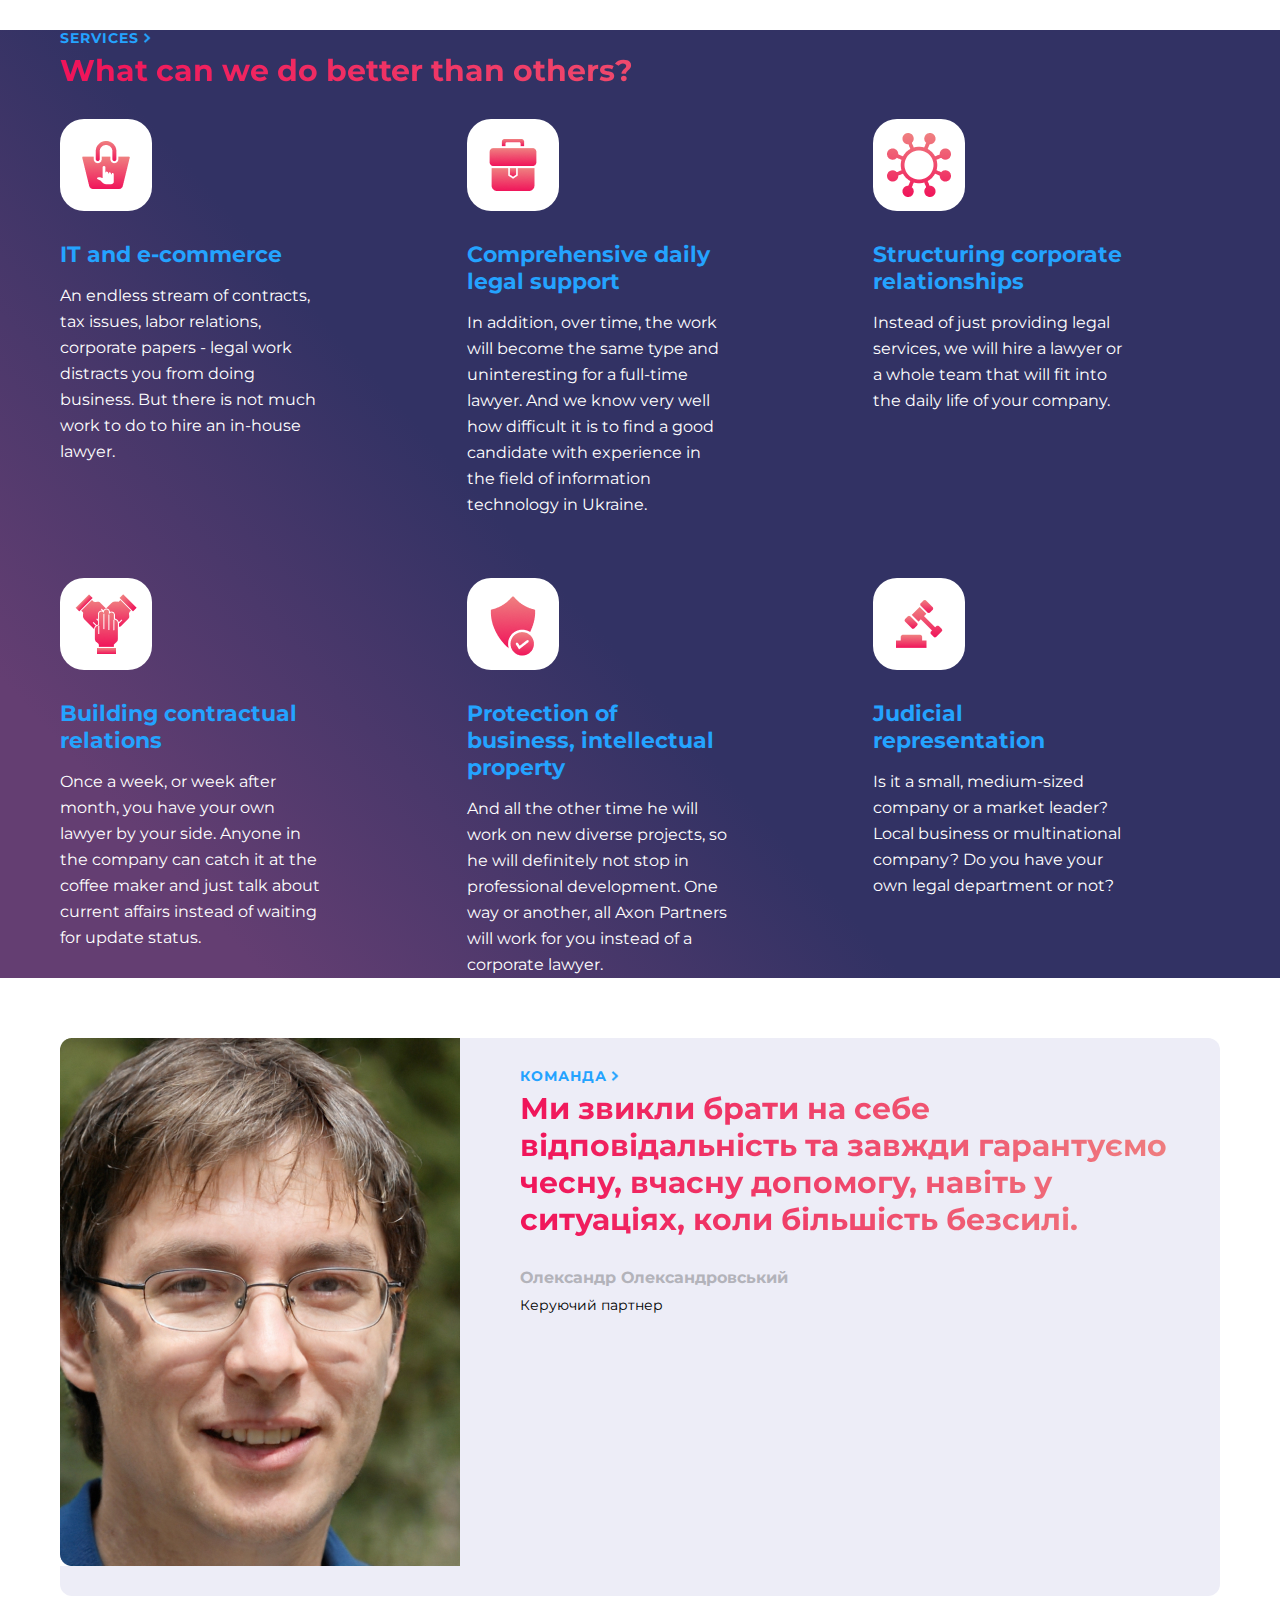
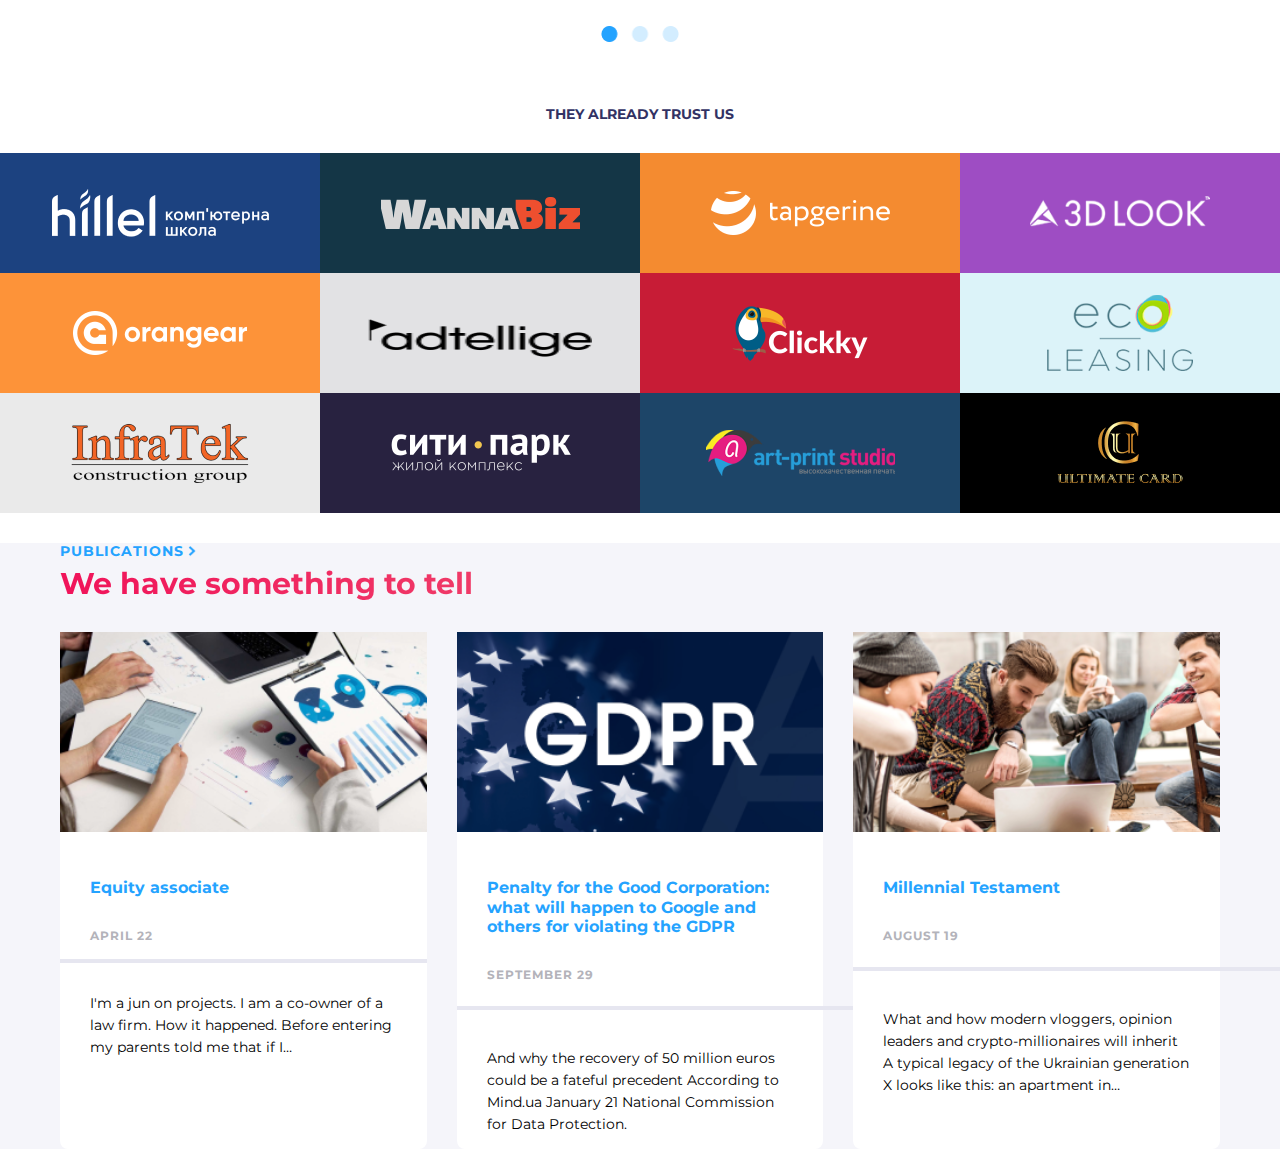
<file: index.html>
<!DOCTYPE html>
<html lang="en">
    <head>
        <meta charset="UTF-8"> 
        <meta name="keywords" content="desigh, layout">
        <meta name="description" content="desktop">
        <meta name="viewport" content="width=device-width, initial-scale=1.0">
        <title>
            desktop
        </title>
        <link href="https://fonts.googleapis.com/css2?family=Montserrat:ital,wght@0,100..900;1,100..900&display=swap" rel="stylesheet">
        <link rel="stylesheet" href="./css/style.css"> 
    </head>
    <body>
        <section class="services">
            <div class="wrapper">
                <div class="section-title">
                    <a class="section-name">Services</a>
                    <a class="arrow">
                        <img src="./images/arrow.png" alt="arrow" width="12" height="12">
                    </a>   
                </div>
                <div class="hero">
                    What can we do better than others?
                </div>
                <div class="services-list">
                    <div class="services-item">
                        <div class="img-background">
                            <img class="img" src="./images/ecommerce.png" alt="commerce" width="64" height="64">
                        </div>
                        <h3 class="service-title">IT and e-commerce</h3>
                        <p class="service-description">An endless stream of contracts, tax issues, labor relations, corporate papers - legal work distracts you from doing business. But there is not much work to do to hire an in-house lawyer.</p>
                    </div>
                    <div class="services-item">
                        <div class="img-background">
                            <img class="img" src="./images/support.png" alt="support" width="64" height="64">
                        </div>
                        <h3 class="service-title">Comprehensive daily legal support</h3>
                        <p class="service-description">In addition, over time, the work will become the same type and uninteresting for a full-time lawyer. And we know very well how difficult it is to find a good candidate with experience in the field of information technology in Ukraine.</p>
                    </div>
                    <div class="services-item">
                        <div class="img-background">
                            <img class="img" src="./images/group.png" alt="corporate" width="64" height="64">
                        </div>
                        <h3 class="service-title">Structuring corporate relationships</h3>
                        <p class="service-description">Instead of just providing legal services, we will hire a lawyer or a whole team that will fit into the daily life of your company.</p>
                    </div>
                    <div class="services-item">
                        <div class="img-background">
                            <img class="img" src="./images/trust.png" alt="trust" width="64" height="64">
                        </div>
                        <h3 class="service-title">Building contractual relations</h3>
                        <p class="service-description">Once a week, or week after month, you have your own lawyer by your side. Anyone in the company can catch it at the coffee maker and just talk about current affairs instead of waiting for update status.</p>
                    </div>
                    <div class="services-item">
                        <div class="img-background">
                            <img class="img" src="./images/protection.png" alt="protection" width="64" height="64">
                        </div>
                        <h3 class="service-title">Protection of business, intellectual property</h3>
                        <p class="service-description">And all the other time he will work on new diverse projects, so he will definitely not stop in professional development. One way or another, all Axon Partners will work for you instead of a corporate lawyer.</p>
                    </div>
                    <div class="services-item">
                        <div class="img-background">
                            <img class="img" src="./images/court.png" alt="court" width="64" height="64">
                        </div>
                        <h3 class="service-title">Judicial representation</h3>
                        <p class="service-description">Is it a small, medium-sized company or a market leader? Local business or multinational company? Do you have your own legal department or not?</p>
                    </div>
                </div>
            </div>       
        </section>  
        <div class="wrapper">
            <section class="slider">
                <div class="slider-box">
                    <div class="slider-photo">
                        <picture>
                            <source srcset="./images/alex-desktop-hd.jpg" media="(min-width: 1920px)"> 
                            <source srcset="./images/alex-desktop-sd.jpg" media="(min-width: 1440px)">
                            <source srcset="./images/alex-tablet-hd.jpg" media="(min-width: 1024px)">
                            <source srcset="./images/alex-tabletsd.jpg" media="(min-width: 768px)">
                            <img src="./images/alex-mobile.jpg" alt="alex">
                        </picture>
                    </div>
                    <div class="slider-info">
                        <div class="slider-title">
                            <div class="slider-name">команда</div>
                            <div class="arrow">
                                <img src="./images/arrow.png" alt="arrow" width="12" height="12">
                            </div>   
                        </div>
                        <div class="hero">
                            Ми звикли брати на себе відповідальність та завжди гарантуємо чесну, вчасну допомогу, навіть у ситуаціях, коли більшість безсилі.
                        </div>
                        <div class="name">
                            Олександр Олександровський
                        </div>
                        <div class="job">
                            Керуючий партнер
                        </div>
                    </div>
                </div>
            <div class="paginator">
                <img src="./images/paginator.png" alt="paginator" width="78" height="16">
            </div>
            </section> 
        </div>  
        <section class="trust-companies">
            <div class="wrapper">
                <h3 class="trust">
                    They already trust us
                </h3>
            </div>
            <div class="wrapper-items">
                <div class="items">
                    <a href="/" class="item hillel">
                        <img src="./images/hillel.png" alt="hillel" width="217" height="48">
                    </a>
                    <a href="/" class="item wannabiz">
                        <img src="./images/wanna.png" alt="wannabiz" width="199" height="32">
                    </a>
                    <a href="/" class="item tapgerine">
                        <img src="./images/tapgerine.png" alt="tapgerine" width="179" height="44">
                    </a>
                    <a href="/" class="item dlook">
                        <img src="./images/3dlook.png" alt="3dlook" width="180" height="42">
                    </a>
                    <a href="/" class="item orangear">
                        <img src="./images/orangear.png" alt="orangear" width="174" height="44">
                    </a>
                    <a href="/" class="item adtellige">
                        <img src="./images/adt.png" alt="adtellige" width="223.36" height="48">
                    </a>
                    <a href="/" class="item clickky">
                        <img src="./images/cklickky.png" alt="clickky" width="138" height="61">
                    </a>
                    <a href="/" class="item eco">
                        <img src="./images/ecolease.png" alt="ecolease" width="146" height="76">
                    </a>
                    <a href="/" class="item infra">
                        <img src="./images/infra.png" alt="infra" width="182" height="60">
                    </a>
                    <a href="/" class="item city">
                        <img src="./images/citypark.png" alt="citypark" width="181" height="38">
                    </a>
                    <a href="/" class="item art">
                        <img src="./images/art.png" alt="art" width="189" height="46">
                    </a>
                    <a href="/" class="item ultimate">
                        <img src="./images/ultimate.png" alt="ultimate" width="152" height="95">
                    </a>
                </div>  
            </div>
        </section>
        <section class="publications">
            <div class="wrapper">
                <div class="section-title">
                    <div class="section-name">publications</div>
                    <div class="arrow">
                        <img src="./images/arrow.png" alt="arrow" width="12" height="12">
                    </div>   
                </div>
                <div class="hero">
                    We have something to tell
                </div>
                <div class="publications-list">
                    <div class="publication-item">
                        <img class="publication-img" src="./images/associate.png" alt="associate">
                        <h3 class="publication-title publication-text">Equity associate</h3>
                        <time class="publication-date publication-text">
                            April 22 
                        </time>
                        <div class="publication-hr publication-text">
                        </div>
                        <p class="publication-text publication-description">I'm a jun on projects. I am a co-owner of a law firm. How it happened. Before entering my parents told me that if I…</p>
                    </div>
                    <div class="publication-item">
                        <img class="publication-img" src="./images/gdpr.png" alt="gdpr">
                        <h3 class="publication-title publication-text">Penalty for the Good Corporation: what will happen to Google and others for violating the GDPR</h3>
                        <time class="publication-date publication-text">
                            September 29
                        </time>
                        <hr class="publication-hr publication-text">
                        <p class="publication-text publication-description">And why the recovery of 50 million euros could be a fateful precedent According to Mind.ua January 21 National Commission for Data Protection.</p>
                    </div>
                    <div class="publication-item">
                        <img class="publication-img" src="./images/testament.png" alt="testament">
                        <h3 class="publication-title publication-text">Millennial Testament</h3>
                        <time class="publication-date publication-text">
                            August 19
                        </time>
                        <hr class="publication-hr publication-text">
                        <p class="publication-text publication-description">What and how modern vloggers, opinion leaders and crypto-millionaires will inherit A typical legacy of the Ukrainian generation X looks like this: an apartment in…</p>
                    </div>
                </div>
            </div>       
        </section> 
    </body>
</html>
</file>
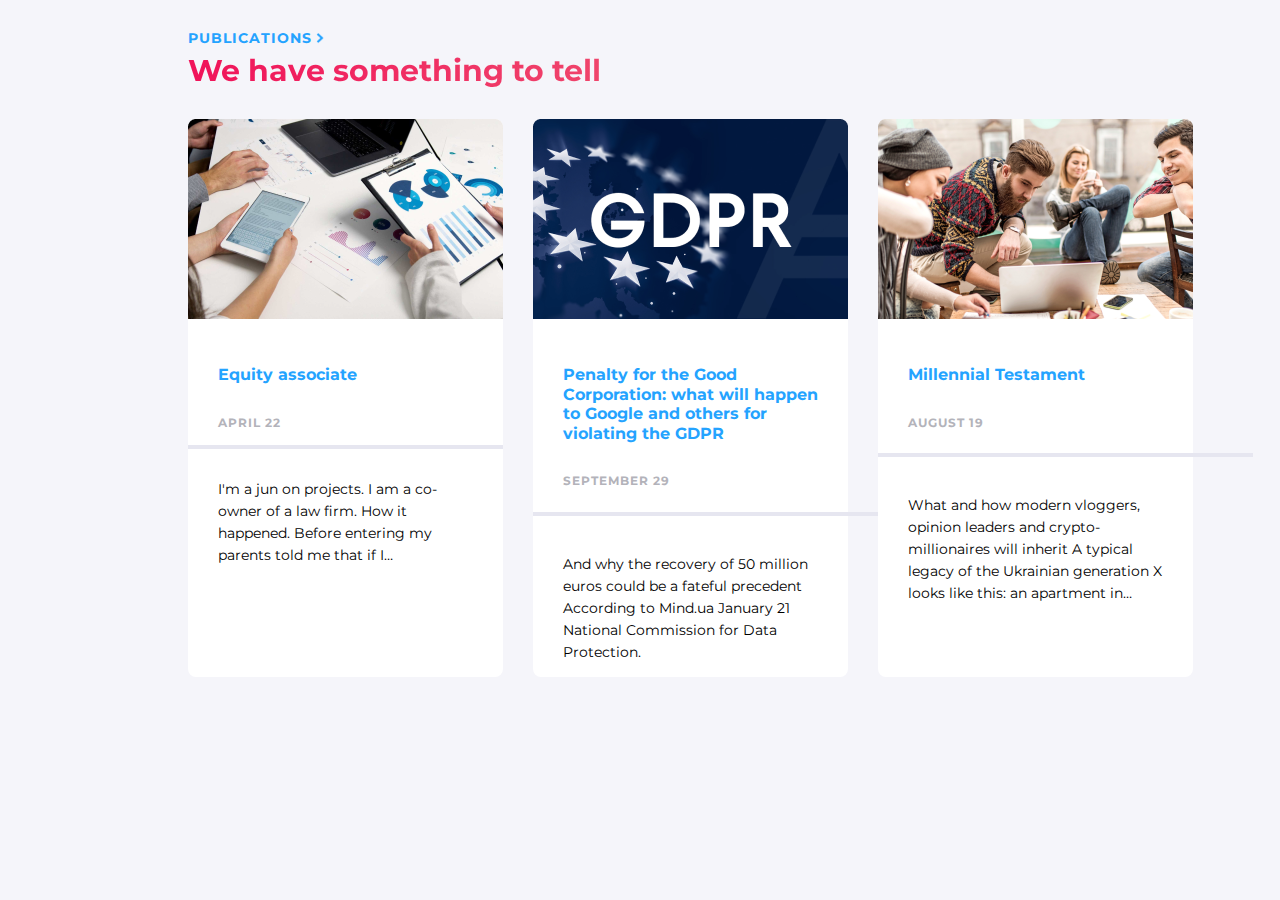
<file: PUBLICATIONS/index.html>
<!DOCTYPE html>
<html lang="en">
    <head>
        <meta charset="UTF-8"> 
        <meta name="keywords" content="desigh, layout">
        <meta name="description" content="desktop">
        <meta name="viewport" content="width=device-width, initial-scale=1.0">
        <title>
            desktop
        </title>
        <link rel="stylesheet" href="./normalize.css"> 
        <link rel="stylesheet" href="./style.css"> 
        <link href="https://fonts.googleapis.com/css2?family=Montserrat:ital,wght@0,100..900;1,100..900&display=swap" rel="stylesheet">
    </head>
    <body>
        <section class="publications">
            <div class="wrapper">
                <div class="section-title">
                    <div class="section-name">publications</div>
                    <div class="arrow">
                        <img src="./images/arrow.png" alt="arrow" width="12" height="12">
                    </div>   
                </div>
                <div class="hero">
                    We have something to tell
                </div>
                <div class="publications-list">
                    <div class="publication-item">
                        <img class="publication-img" src="./images/associate.png" alt="associate">
                        <h3 class="publication-title publication-text">Equity associate</h3>
                        <time class="publication-date publication-text">
                            April 22 
                        </time>
                        <div class="publication-hr publication-text">
                        </div>
                        <p class="publication-text publication-description">I'm a jun on projects. I am a co-owner of a law firm. How it happened. Before entering my parents told me that if I…</p>
                    </div>
                    <div class="publication-item">
                        <img class="publication-img" src="./images/gdpr.png" alt="gdpr">
                        <h3 class="publication-title publication-text">Penalty for the Good Corporation: what will happen to Google and others for violating the GDPR</h3>
                        <time class="publication-date publication-text">
                            September 29
                        </time>
                        <hr class="publication-hr publication-text">
                        <p class="publication-text publication-description">And why the recovery of 50 million euros could be a fateful precedent According to Mind.ua January 21 National Commission for Data Protection.</p>
                    </div>
                    <div class="publication-item">
                        <img class="publication-img" src="./images/testament.png" alt="testament">
                        <h3 class="publication-title publication-text">Millennial Testament</h3>
                        <time class="publication-date publication-text">
                            August 19
                        </time>
                        <hr class="publication-hr publication-text">
                        <p class="publication-text publication-description">What and how modern vloggers, opinion leaders and crypto-millionaires will inherit A typical legacy of the Ukrainian generation X looks like this: an apartment in…</p>
                    </div>
                </div>
            </div>       
        </section>  
    </body>
</html>
</file>
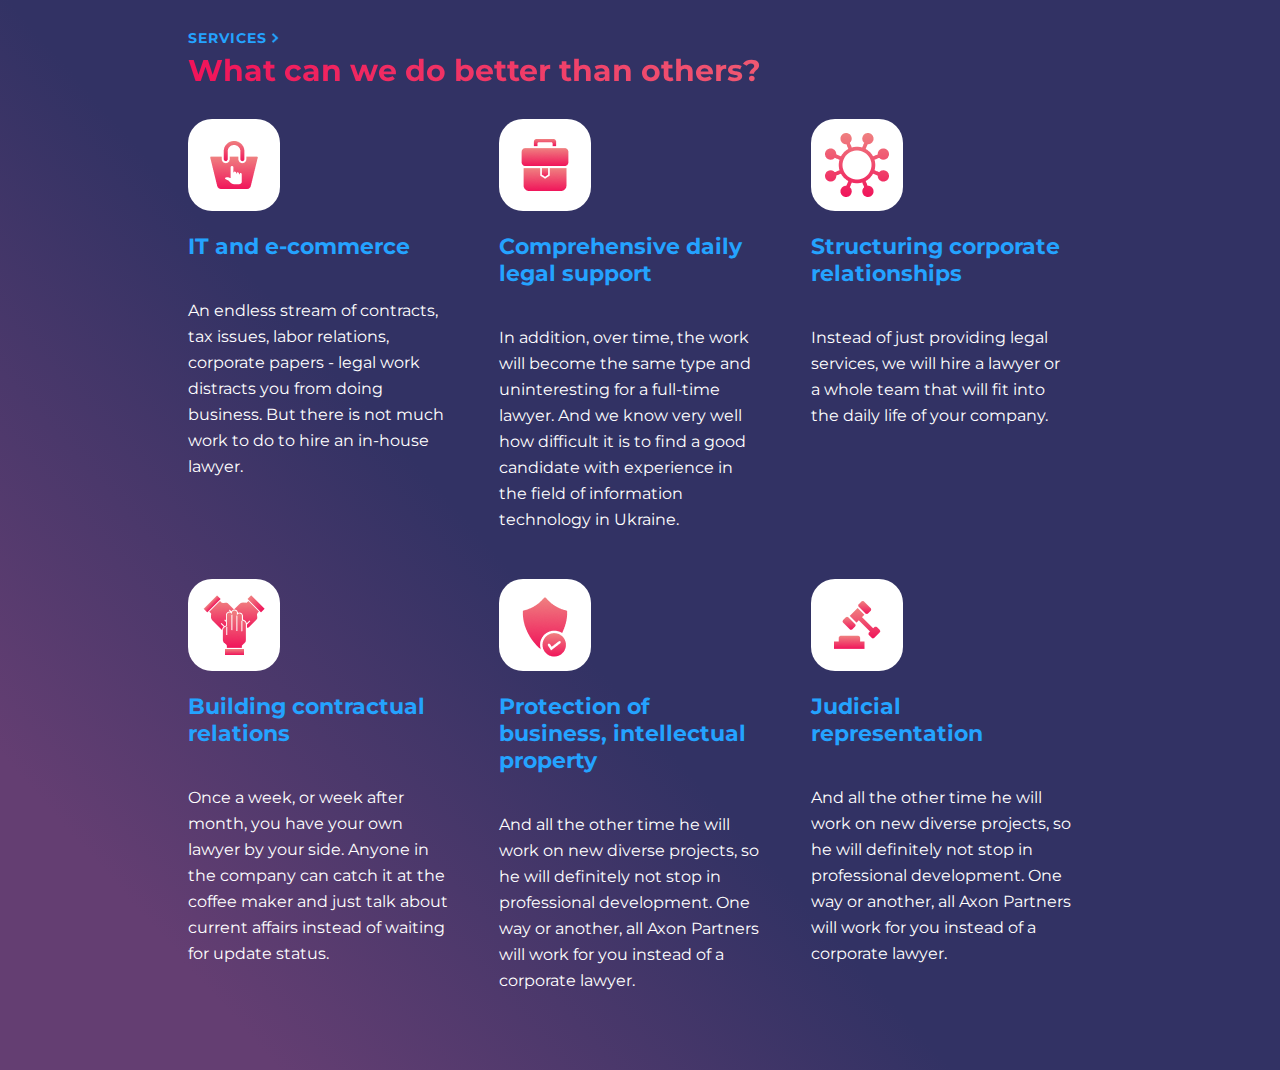
<file: SERVICES/index.html>
<!DOCTYPE html>
<html lang="en">
    <head>
        <meta charset="UTF-8"> 
        <meta name="keywords" content="desigh, layout">
        <meta name="description" content="desktop">
        <meta name="viewport" content="width=device-width, initial-scale=1.0">
        <title>
            desktop
        </title>
        <link rel="stylesheet" href="./normalize.css"> 
        <link rel="stylesheet" href="./style.css"> 
        <link href="https://fonts.googleapis.com/css2?family=Montserrat:ital,wght@0,100..900;1,100..900&display=swap" rel="stylesheet">
    </head>
    <body>
        <section class="services">
            <div class="wrapper">
                <div class="section-title">
                    <div class="section-name">Services</div>
                    <div class="arrow">
                        <img src="./images/arrow.png" alt="arrow" width="12" height="12">
                    </div>   
                </div>
                <div class="hero">
                    What can we do better than others?
                </div>
                <div class="services-list">
                    <div class="services-item">
                        <div class="img-background">
                            <img class="img" src="./images/ecommerce.png" alt="commerce" width="64" height="64">
                        </div>
                        <h3 class="service-title">IT and e-commerce</h3>
                        <p class="service-description">An endless stream of contracts, tax issues, labor relations, corporate papers - legal work distracts you from doing business. But there is not much work to do to hire an in-house lawyer.</p>
                    </div>
                    <div class="services-item">
                        <div class="img-background">
                            <img class="img" src="./images/support.png" alt="support" width="64" height="64">
                        </div>
                        <h3 class="service-title">Comprehensive daily legal support</h3>
                        <p class="service-description">In addition, over time, the work will become the same type and uninteresting for a full-time lawyer. And we know very well how difficult it is to find a good candidate with experience in the field of information technology in Ukraine.</p>
                    </div>
                    <div class="services-item">
                        <div class="img-background">
                            <img class="img" src="./images/group.png" alt="corporate" width="64" height="64">
                        </div>
                        <h3 class="service-title">Structuring corporate relationships</h3>
                        <p class="service-description">Instead of just providing legal services, we will hire a lawyer or a whole team that will fit into the daily life of your company.</p>
                    </div>
                    <div class="services-item">
                        <div class="img-background">
                            <img class="img" src="./images/trust.png" alt="trust" width="64" height="64">
                        </div>
                        <h3 class="service-title">Building contractual relations</h3>
                        <p class="service-description">Once a week, or week after month, you have your own lawyer by your side. Anyone in the company can catch it at the coffee maker and just talk about current affairs instead of waiting for update status.</p>
                    </div>
                    <div class="services-item">
                        <div class="img-background">
                            <img class="img" src="./images/protection.png" alt="protection" width="64" height="64">
                        </div>
                        <h3 class="service-title">Protection of business, intellectual property</h3>
                        <p class="service-description">And all the other time he will work on new diverse projects, so he will definitely not stop in professional development. One way or another, all Axon Partners will work for you instead of a corporate lawyer.</p>
                    </div>
                    <div class="services-item">
                        <div class="img-background">
                            <img class="img" src="./images/court.png" alt="court" width="64" height="64">
                        </div>
                        <h3 class="service-title">Judicial representation</h3>
                        <p class="service-description">And all the other time he will work on new diverse projects, so he will definitely not stop in professional development. One way or another, all Axon Partners will work for you instead of a corporate lawyer.</p>
                    </div>
                </div>
            </div>       
        </section>  
    </body>
</html>
</file>
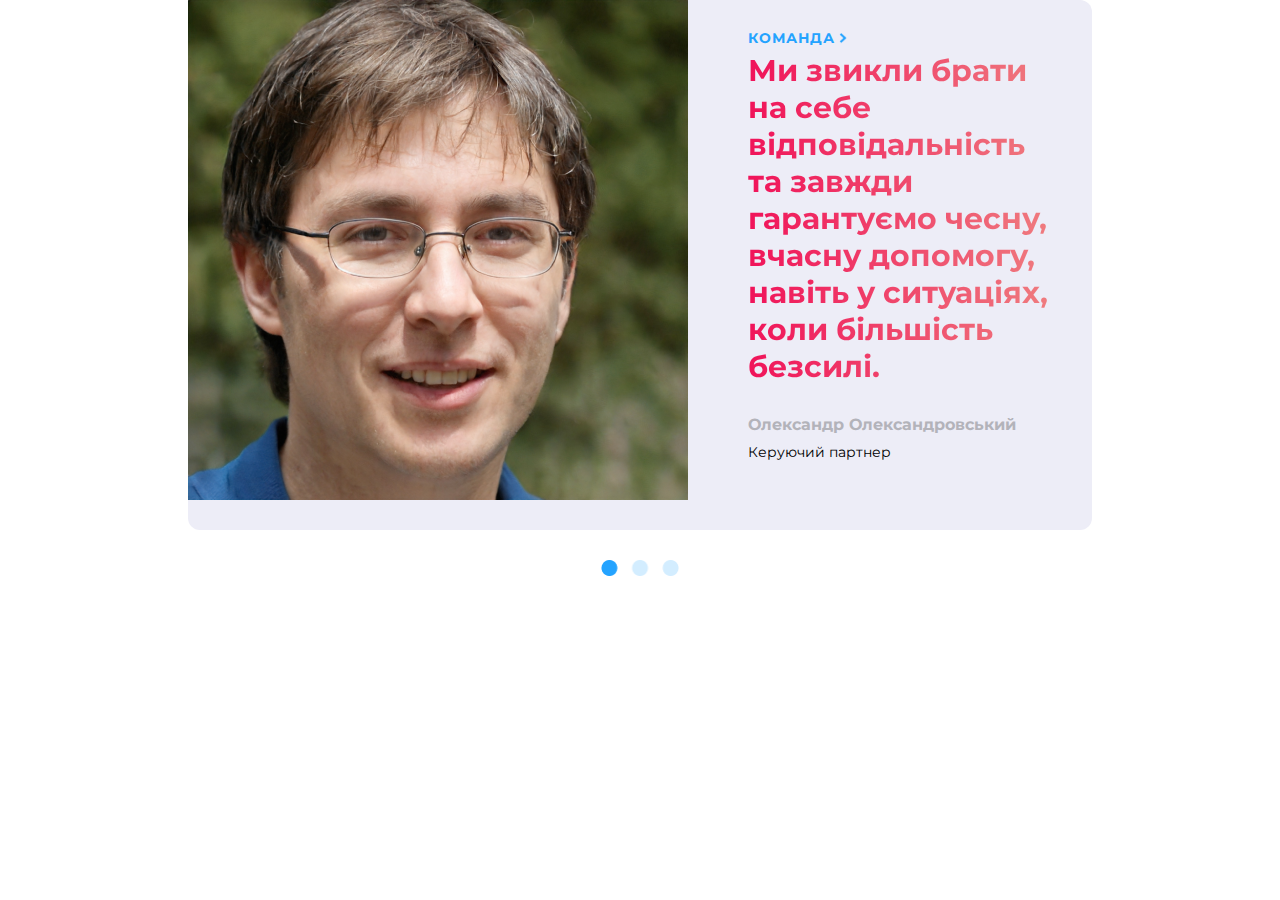
<file: SLIDER/index.html>
<!DOCTYPE html>
<html lang="en">
<head>
    <meta charset="UTF-8"> 
    <meta name="keywords" content="desigh, layout">
    <meta name="description" content="desktop">
    <meta name="viewport" content="width=device-width, initial-scale=1.0">
    <title>desktop</title>
    <link rel="stylesheet" href="./normalize.css"> 
    <link rel="stylesheet" href="./style.css"> 
    <link href="https://fonts.googleapis.com/css2?family=Montserrat:ital,wght@0,100..900;1,100..900&display=swap" rel="stylesheet">
</head>
<body>
    <div class="wrapper">
        <section class="slider">
            <div class="slider-box">
                <div class="slider-photo">
                    <img src="./images/alex.png" alt="alex">
                </div>
                <div class="slider-info">
                    <div class="slider-title">
                        <div class="slider-name">команда</div>
                        <div class="arrow">
                            <img src="./images/arrow.png" alt="arrow" width="12" height="12">
                        </div>   
                    </div>
                    <div class="hero">
                        Ми звикли брати на себе відповідальність та завжди гарантуємо чесну, вчасну допомогу, навіть у ситуаціях, коли більшість безсилі.
                    </div>
                    <div class="name">
                        Олександр Олександровський
                    </div>
                    <div class="job">
                        Керуючий партнер
                    </div>
                </div>
            </div>
        <div class="paginator">
            <img src="./images/paginator.png" alt="paginator" width="78" height="16">
        </div>
        </section> 
    </div>  
</body>
</html>
</file>
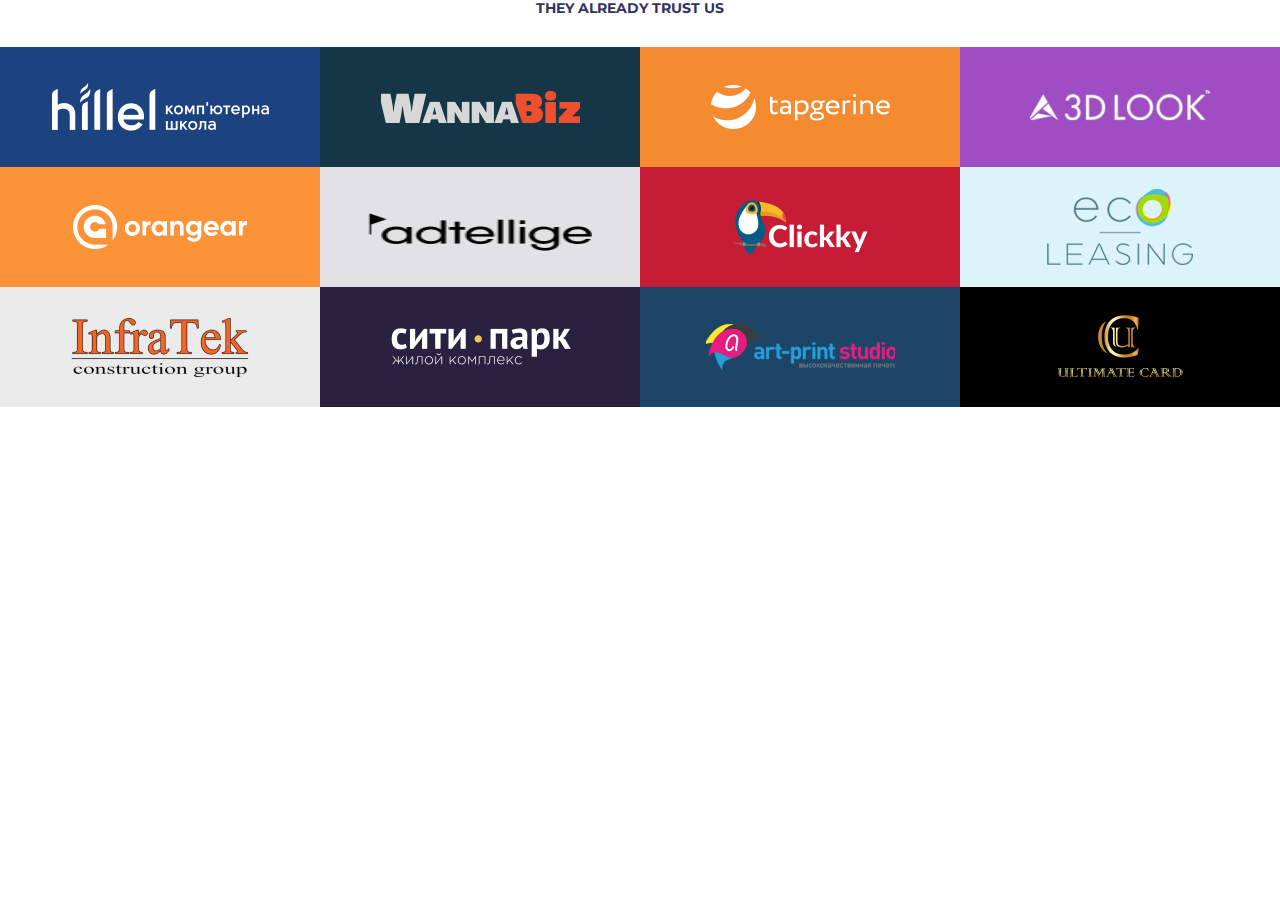
<file: THEY ALREADY TRUST US/index.html>
<!DOCTYPE html>
<html lang="en">
    <head>
        <meta charset="UTF-8"> 
        <meta name="keywords" content="desigh, layout">
        <meta name="description" content="desktop">
        <meta name="viewport" content="width=device-width, initial-scale=1.0">
        <title>
            desktop
        </title>
        <link rel="stylesheet" href="./normalize.css"> 
        <link rel="stylesheet" href="./style.css"> 
        <link href="https://fonts.googleapis.com/css2?family=Montserrat:ital,wght@0,100..900;1,100..900&display=swap" rel="stylesheet">
    </head>
    <body>
        <section class="trust-companies">
            <div class="wrapper">
                <h3 class="trust">
                    They already trust us
                </h3>
            </div>
            <div class="wrapper-items">
                <div class="items">
                    <a href="/" class="item hillel">
                        <img src="./images/hillel.png" alt="hillel" width="217" height="48">
                    </a>
                    <a href="/" class="item wannabiz">
                        <img src="./images/wanna.png" alt="wannabiz" width="199" height="32">
                    </a>
                    <a href="/" class="item tapgerine">
                        <img src="./images/tapgerine.png" alt="tapgerine" width="179" height="44">
                    </a>
                    <a href="/" class="item dlook">
                        <img src="./images/3dlook.png" alt="3dlook" width="180" height="42">
                    </a>
                    <a href="/" class="item orangear">
                        <img src="./images/orangear.png" alt="orangear" width="174" height="44">
                    </a>
                    <a href="/" class="item adtellige">
                        <img src="./images/adt.png" alt="adtellige" width="223.36" height="48">
                    </a>
                    <a href="/" class="item clickky">
                        <img src="./images/cklickky.png" alt="clickky" width="138" height="61">
                    </a>
                    <a href="/" class="item eco">
                        <img src="./images/ecolease.png" alt="ecolease" width="146" height="76">
                    </a>
                    <a href="/" class="item infra">
                        <img src="./images/infra.png" alt="infra" width="182" height="60">
                    </a>
                    <a href="/" class="item city">
                        <img src="./images/citypark.png" alt="citypark" width="181" height="38">
                    </a>
                    <a href="/" class="item art">
                        <img src="./images/art.png" alt="art" width="189" height="46">
                    </a>
                    <a href="/" class="item ultimate">
                        <img src="./images/ultimate.png" alt="ultimate" width="152" height="95">
                    </a>
                </div>  
            </div>
        </section>       
    </body>
</html>
</file>
<file: PUBLICATIONS/style.css>
* {
  box-sizing: border-box;
}

body {
  margin: 0;
  background: #F5F5FA;
  font-family: "Montserrat";
}

.wrapper {
  width: 315px;
  margin-left: auto;
  margin-right: auto;
}

@media (min-width: 768px) {
  .wrapper {
    width: 648px;
  }
}
@media (min-width: 1024px) {
  .wrapper {
    width: 904px;
  }
}
@media (min-width: 1440px) {
  .wrapper {
    width: 1320px;
  }
}
@media (min-width: 1920px) {
  .wrapper {
    width: 1600px;
  }
}
.section-title {
  display: flex;
  gap: 2px;
  width: 136px;
  height: 17px;
  margin-bottom: 5px;
  margin-top: 30px;
}

.section-name {
  color: #24A3FF;
  font-size: 14px;
  font-weight: 700;
  line-height: 17.07px;
  letter-spacing: 1px;
  text-align: left;
  text-transform: uppercase;
}

.arrow {
  text-align: center;
}

.hero {
  font-size: 30px;
  font-weight: 700;
  line-height: 37px;
  text-align: left;
  background-image: linear-gradient(90.13deg, #F0145A 0.84%, #EF8080 99.96%);
  background-clip: text;
  color: transparent;
  margin-top: 0;
  margin-bottom: 30px;
}

.publications-list {
  display: grid;
  grid-template-columns: 1fr;
  grid-template-rows: repeat(3, auto);
  gap: 30px;
}

@media (min-width: 768px) {
  .publications-list {
    grid-template-columns: 1fr 1fr;
    grid-template-rows: repeat(2, auto);
  }
  .publication-item:nth-child(3) {
    grid-column: 1/-1;
  }
}
@media (min-width: 1024px) {
  .publications-list {
    grid-template-columns: 1fr 1fr 1fr;
    grid-template-rows: repeat(1, auto);
  }
  .publication-item:nth-child(3) {
    grid-column: 3/-1;
  }
}
.publication-title {
  font-size: 16px;
  font-weight: 700;
  line-height: 19.5px;
  text-align: left;
  color: #24A3FF;
}

.publication-date {
  font-size: 12px;
  font-weight: 700;
  line-height: 14.63px;
  letter-spacing: 1px;
  text-align: left;
  color: #B3B3BA;
  text-transform: uppercase;
}

.publication-hr {
  width: 100%;
  height: 4px;
  background-color: #E6E6F0;
  border: none;
}

.publication-item {
  background-color: #fff;
  display: flex;
  border-radius: 8px;
  flex-direction: column;
  gap: 15px;
}

.publication-img {
  margin-bottom: 15px;
}

.publication-description {
  font-size: 14px;
  font-weight: 400;
  line-height: 22px;
  text-align: left;
  color: #000000;
}

.publication-text {
  padding-left: 30px;
  padding-right: 30px;
}

/*# sourceMappingURL=style.css.map */
</file>
<file: SERVICES/style.css>
* {
  box-sizing: border-box;
}

body {
  margin: 0;
  background: linear-gradient(228.57deg, #323264 11.93%, #323264 57.17%, #643E72 87.46%);
  font-family: "Montserrat";
}

.wrapper {
  width: 315px;
  margin-left: auto;
  margin-right: auto;
}

@media (min-width: 768px) {
  .wrapper {
    width: 648px;
  }
}
@media (min-width: 1024px) {
  .wrapper {
    width: 904px;
  }
}
@media (min-width: 1440px) {
  .wrapper {
    width: 1320px;
  }
}
@media (min-width: 1920px) {
  .wrapper {
    width: 1600px;
  }
}
.section-title {
  display: flex;
  gap: 2px;
  width: 136px;
  height: 17px;
  margin-bottom: 5px;
  margin-top: 30px;
}

.section-name {
  color: #24A3FF;
  font-size: 14px;
  font-weight: 700;
  line-height: 17.07px;
  letter-spacing: 1px;
  text-align: left;
  text-transform: uppercase;
}

.arrow {
  text-align: center;
}

.hero {
  font-size: 30px;
  font-weight: 700;
  line-height: 37px;
  text-align: left;
  background-image: linear-gradient(90.13deg, #F0145A 0.84%, #EF8080 99.96%);
  background-clip: text;
  color: transparent;
  margin-top: 0;
  margin-bottom: 30px;
}

.services-list {
  display: grid;
  grid-template-columns: 1fr;
  grid-template-rows: repeat(6, auto);
  gap: 30px;
  margin-bottom: 60px;
}

.services-item {
  display: flex;
  flex-direction: column;
}

@media (min-width: 768px) {
  .services-list {
    grid-template-columns: 1fr 1fr;
    grid-template-rows: repeat(3, auto);
  }
  .services-item {
    width: 294px;
  }
}
@media (min-width: 1024px) {
  .services-list {
    grid-template-columns: 1fr 1fr 1fr;
    grid-template-rows: repeat(2, auto);
  }
  .services-item {
    width: 261.33px;
  }
}
@media (min-width: 1440px) {
  .services-item {
    width: 400px;
  }
}
@media (min-width: 1920px) {
  .services-item {
    width: 493px;
  }
}
.service-title {
  font-weight: 700;
  font-size: 22px;
  line-height: 27px;
  color: #24A3FF;
}

.service-description {
  font-size: 16px;
  line-height: 26px;
  text-align: left;
  color: #FFFFFF;
  font-weight: 400;
}

.img-background {
  display: flex;
  justify-content: center;
  align-items: center;
  background-color: #FFFFFF;
  width: 92px;
  height: 92px;
  border-radius: 24px;
}

/*# sourceMappingURL=style.css.map */
</file>
<file: SLIDER/style.css>
* {
  box-sizing: border-box;
}

body {
  margin: 0;
  background-color: #FFFFFF;
  font-family: "Montserrat";
}

.wrapper {
  width: 315px;
  margin-left: auto;
  margin-right: auto;
}

@media (min-width: 768px) {
  .wrapper {
    width: 648px;
  }
}
@media (min-width: 1024px) {
  .wrapper {
    width: 904px;
  }
}
@media (min-width: 1440px) {
  .wrapper {
    width: 1320px;
  }
}
@media (min-width: 1920px) {
  .wrapper {
    width: 1600px;
  }
}
.slider-box {
  display: grid;
  grid-template-columns: 1fr;
  grid-template-rows: repeat(2, auto);
  border-radius: 12px;
  background-color: #EDEDF7;
  margin-bottom: 30px;
}

.slider-photo {
  width: 100%;
  max-width: 100%;
  height: auto;
  position: relative;
}

.slider-photo img {
  width: 100%;
  height: auto;
  display: block;
}

.slider-info {
  padding-left: 30px;
  padding-right: 30px;
  padding-bottom: 30px;
}

.slider-title {
  display: flex;
  gap: 2px;
  width: 136px;
  height: 17px;
  margin-bottom: 5px;
  margin-top: 30px;
}

.slider-name {
  color: #24A3FF;
  font-size: 14px;
  font-weight: 700;
  line-height: 17.07px;
  letter-spacing: 1px;
  text-align: left;
  text-transform: uppercase;
}

.arrow {
  text-align: center;
}

.hero {
  font-size: 30px;
  font-weight: 700;
  line-height: 37px;
  text-align: left;
  background-image: linear-gradient(90.13deg, #F0145A 0.84%, #EF8080 99.96%);
  background-clip: text;
  color: transparent;
  margin-top: 0;
  margin-bottom: 30px;
  width: 100%;
  position: relative;
}

.name {
  font-size: 16px;
  font-weight: 700;
  line-height: 19.5px;
  text-align: left;
  color: #B3B3BA;
  margin-bottom: 6px;
}

.job {
  font-size: 14px;
  line-height: 22px;
  text-align: left;
}

@media (min-width: 1024px) {
  .slider-box {
    grid-template-columns: auto 1fr;
    gap: 30px;
  }
}
@media (min-width: 1440px) {
  .services-item {
    width: 400px;
  }
}
@media (min-width: 1920px) {
  .services-item {
    width: 493px;
  }
}
.paginator {
  text-align: center;
}

/*# sourceMappingURL=style.css.map */
</file>
<file: THEY ALREADY TRUST US/style.css>
* {
  box-sizing: border-box;
}

body {
  margin: 0;
  font-family: "Montserrat";
}

.wrapper {
  width: 209px;
  margin-left: auto;
  margin-right: auto;
}

.items {
  display: grid;
  grid-template-columns: 1fr;
  grid-template-rows: repeat(6, auto);
}

.item {
  height: 120px;
  display: flex;
  justify-content: center;
  align-items: center;
}

@media (max-width: 768px) {
  .item:nth-child(n+7) {
    display: none;
  }
}
@media (min-width: 768px) {
  .items {
    grid-template-columns: 1fr 1fr 1fr;
    grid-template-rows: repeat(4, auto);
  }
}
@media (min-width: 1024px) {
  .items {
    grid-template-columns: 1fr 1fr 1fr 1fr;
    grid-template-rows: repeat(3, auto);
  }
}
@media (min-width: 1720px) {
  .wrapper-items {
    width: 1720px;
    margin-left: auto;
    margin-right: auto;
  }
  .items {
    border-radius: 20px;
    overflow: hidden;
  }
}
.hillel {
  background-color: #1C4280;
}

.wannabiz {
  background-color: #143646;
}

.tapgerine {
  background-color: #F48B30;
}

.dlook {
  background-color: #9E4DC3;
}

.orangear {
  background-color: #FD9339;
}

.adtellige {
  background-color: #E2E2E4;
}

.clickky {
  background-color: #C71C36;
}

.eco {
  background-color: #DCF3F9;
}

.infra {
  background-color: #EAEAEA;
}

.city {
  background-color: #282240;
}

.art {
  background-color: #1D4568;
}

.ultimate {
  background-color: #000000;
}

.trust {
  font-size: 14px;
  font-weight: 700;
  line-height: 17px;
  text-transform: uppercase;
  color: #323264;
  margin-top: 0;
  margin-bottom: 30px;
}

/*# sourceMappingURL=style.css.map */
</file>
<file: css/style.css>
/*! normalize.css v8.0.1 | MIT License | github.com/necolas/normalize.css */
/* Document
   ========================================================================== */
/**
 * 1. Correct the line height in all browsers.
 * 2. Prevent adjustments of font size after orientation changes in iOS.
 */
html {
  line-height: 1.15; /* 1 */
  -webkit-text-size-adjust: 100%; /* 2 */
}

/* Sections
   ========================================================================== */
/**
 * Remove the margin in all browsers.
 */
body {
  margin: 0;
}

/**
 * Render the `main` element consistently in IE.
 */
main {
  display: block;
}

/**
 * Correct the font size and margin on `h1` elements within `section` and
 * `article` contexts in Chrome, Firefox, and Safari.
 */
h1 {
  font-size: 2em;
  margin: 0.67em 0;
}

/* Grouping content
   ========================================================================== */
/**
 * 1. Add the correct box sizing in Firefox.
 * 2. Show the overflow in Edge and IE.
 */
hr {
  box-sizing: content-box; /* 1 */
  height: 0; /* 1 */
  overflow: visible; /* 2 */
}

/**
 * 1. Correct the inheritance and scaling of font size in all browsers.
 * 2. Correct the odd `em` font sizing in all browsers.
 */
pre {
  font-family: monospace, monospace; /* 1 */
  font-size: 1em; /* 2 */
}

/* Text-level semantics
   ========================================================================== */
/**
 * Remove the gray background on active links in IE 10.
 */
a {
  background-color: transparent;
}

/**
 * 1. Remove the bottom border in Chrome 57-
 * 2. Add the correct text decoration in Chrome, Edge, IE, Opera, and Safari.
 */
abbr[title] {
  border-bottom: none; /* 1 */
  text-decoration: underline; /* 2 */
  text-decoration: underline dotted; /* 2 */
}

/**
 * Add the correct font weight in Chrome, Edge, and Safari.
 */
b,
strong {
  font-weight: bolder;
}

/**
 * 1. Correct the inheritance and scaling of font size in all browsers.
 * 2. Correct the odd `em` font sizing in all browsers.
 */
code,
kbd,
samp {
  font-family: monospace, monospace; /* 1 */
  font-size: 1em; /* 2 */
}

/**
 * Add the correct font size in all browsers.
 */
small {
  font-size: 80%;
}

/**
 * Prevent `sub` and `sup` elements from affecting the line height in
 * all browsers.
 */
sub,
sup {
  font-size: 75%;
  line-height: 0;
  position: relative;
  vertical-align: baseline;
}

sub {
  bottom: -0.25em;
}

sup {
  top: -0.5em;
}

/* Embedded content
   ========================================================================== */
/**
 * Remove the border on images inside links in IE 10.
 */
img {
  border-style: none;
}

/* Forms
   ========================================================================== */
/**
 * 1. Change the font styles in all browsers.
 * 2. Remove the margin in Firefox and Safari.
 */
button,
input,
optgroup,
select,
textarea {
  font-family: inherit; /* 1 */
  font-size: 100%; /* 1 */
  line-height: 1.15; /* 1 */
  margin: 0; /* 2 */
}

/**
 * Show the overflow in IE.
 * 1. Show the overflow in Edge.
 */
button,
input { /* 1 */
  overflow: visible;
}

/**
 * Remove the inheritance of text transform in Edge, Firefox, and IE.
 * 1. Remove the inheritance of text transform in Firefox.
 */
button,
select { /* 1 */
  text-transform: none;
}

/**
 * Correct the inability to style clickable types in iOS and Safari.
 */
button,
[type=button],
[type=reset],
[type=submit] {
  -webkit-appearance: button;
}

/**
 * Remove the inner border and padding in Firefox.
 */
button::-moz-focus-inner,
[type=button]::-moz-focus-inner,
[type=reset]::-moz-focus-inner,
[type=submit]::-moz-focus-inner {
  border-style: none;
  padding: 0;
}

/**
 * Restore the focus styles unset by the previous rule.
 */
button:-moz-focusring,
[type=button]:-moz-focusring,
[type=reset]:-moz-focusring,
[type=submit]:-moz-focusring {
  outline: 1px dotted ButtonText;
}

/**
 * Correct the padding in Firefox.
 */
fieldset {
  padding: 0.35em 0.75em 0.625em;
}

/**
 * 1. Correct the text wrapping in Edge and IE.
 * 2. Correct the color inheritance from `fieldset` elements in IE.
 * 3. Remove the padding so developers are not caught out when they zero out
 *    `fieldset` elements in all browsers.
 */
legend {
  box-sizing: border-box; /* 1 */
  color: inherit; /* 2 */
  display: table; /* 1 */
  max-width: 100%; /* 1 */
  padding: 0; /* 3 */
  white-space: normal; /* 1 */
}

/**
 * Add the correct vertical alignment in Chrome, Firefox, and Opera.
 */
progress {
  vertical-align: baseline;
}

/**
 * Remove the default vertical scrollbar in IE 10+.
 */
textarea {
  overflow: auto;
}

/**
 * 1. Add the correct box sizing in IE 10.
 * 2. Remove the padding in IE 10.
 */
[type=checkbox],
[type=radio] {
  box-sizing: border-box; /* 1 */
  padding: 0; /* 2 */
}

/**
 * Correct the cursor style of increment and decrement buttons in Chrome.
 */
[type=number]::-webkit-inner-spin-button,
[type=number]::-webkit-outer-spin-button {
  height: auto;
}

/**
 * 1. Correct the odd appearance in Chrome and Safari.
 * 2. Correct the outline style in Safari.
 */
[type=search] {
  -webkit-appearance: textfield; /* 1 */
  outline-offset: -2px; /* 2 */
}

/**
 * Remove the inner padding in Chrome and Safari on macOS.
 */
[type=search]::-webkit-search-decoration {
  -webkit-appearance: none;
}

/**
 * 1. Correct the inability to style clickable types in iOS and Safari.
 * 2. Change font properties to `inherit` in Safari.
 */
::-webkit-file-upload-button {
  -webkit-appearance: button; /* 1 */
  font: inherit; /* 2 */
}

/* Interactive
   ========================================================================== */
/*
 * Add the correct display in Edge, IE 10+, and Firefox.
 */
details {
  display: block;
}

/*
 * Add the correct display in all browsers.
 */
summary {
  display: list-item;
}

/* Misc
   ========================================================================== */
/**
 * Add the correct display in IE 10+.
 */
template {
  display: none;
}

/**
 * Add the correct display in IE 10.
 */
[hidden] {
  display: none;
}

.wrapper {
  padding-left: 30px;
  padding-right: 30px;
  margin-left: auto;
  margin-right: auto;
}

@media (min-width: 768px) {
  .wrapper {
    padding-left: 60px;
    padding-right: 60px;
  }
}
@media (min-width: 1920px) {
  .wrapper {
    padding-left: 160px;
    padding-right: 160px;
  }
}
* {
  box-sizing: border-box;
}

body {
  margin: 0;
  font-family: "Montserrat";
}

.services {
  background: linear-gradient(228.57deg, #323264 11.93%, #323264 57.17%, #643E72 87.46%);
}

.section-title {
  display: flex;
  gap: 2px;
  width: 136px;
  height: 17px;
  margin-bottom: 5px;
  margin-top: 30px;
}

.section-name {
  color: #24A3FF;
  font-size: 14px;
  font-weight: 700;
  line-height: 17.07px;
  letter-spacing: 1px;
  text-align: left;
  text-transform: uppercase;
}

.arrow {
  text-align: center;
}

.hero {
  font-size: 30px;
  font-weight: 700;
  line-height: 37px;
  text-align: left;
  background-image: linear-gradient(90.13deg, #F0145A 0.84%, #EF8080 99.96%);
  background-clip: text;
  color: transparent;
  margin-top: 0;
  margin-bottom: 30px;
}

.services-list {
  display: grid;
  grid-template-columns: 1fr;
  grid-template-rows: repeat(6, auto);
  gap: 30px;
  margin-bottom: 60px;
}

.service-title {
  font-weight: 700;
  font-size: 22px;
  line-height: 27px;
  color: #24A3FF;
  margin-top: 30px;
  margin-bottom: 15px;
}

.service-description {
  font-size: 16px;
  line-height: 26px;
  text-align: left;
  color: #FFFFFF;
  font-weight: 400;
  margin-top: 0;
  margin-bottom: 0;
}

.img-background {
  display: flex;
  justify-content: center;
  align-items: center;
  background-color: #FFFFFF;
  width: 92px;
  height: 92px;
  border-radius: 24px;
}

.services-item {
  display: flex;
  flex-direction: column;
}

@media (min-width: 768px) {
  .services-list {
    grid-template-columns: 1fr 1fr;
    grid-template-rows: repeat(3, auto);
    gap: 60px;
  }
  .services-item {
    width: 294px;
  }
  .hero {
    margin-bottom: 60px;
  }
}
@media (min-width: 1024px) {
  .services-list {
    grid-template-columns: 1fr 1fr 1fr;
    grid-template-rows: repeat(2, auto);
  }
  .services-item {
    width: 261.33px;
  }
}
@media (min-width: 1440px) {
  .services-item {
    width: 400px;
  }
}
@media (min-width: 1920px) {
  .services-item {
    width: 493px;
  }
}
.slider-box {
  display: grid;
  grid-template-columns: 1fr;
  grid-template-rows: repeat(2, auto);
  border-radius: 12px;
  background-color: #EDEDF7;
  margin-bottom: 30px;
}

.slider-photo {
  width: 100%;
  max-width: 100%;
  height: auto;
  position: relative;
}

.slider-photo img {
  width: 100%;
  height: auto;
  display: block;
}

.slider-info {
  padding-left: 30px;
  padding-right: 30px;
  padding-bottom: 30px;
}

.slider-title {
  display: flex;
  gap: 2px;
  width: 136px;
  height: 17px;
  margin-bottom: 5px;
  margin-top: 30px;
}

.slider-name {
  color: #24A3FF;
  font-size: 14px;
  font-weight: 700;
  line-height: 17.07px;
  letter-spacing: 1px;
  text-align: left;
  text-transform: uppercase;
}

.arrow {
  text-align: center;
}

.hero {
  font-size: 30px;
  font-weight: 700;
  line-height: 37px;
  text-align: left;
  background-image: linear-gradient(90.13deg, #F0145A 0.84%, #EF8080 99.96%);
  background-clip: text;
  color: transparent;
  margin-top: 0;
  margin-bottom: 30px;
  width: 100%;
  position: relative;
}

.name {
  font-size: 16px;
  font-weight: 700;
  line-height: 19.5px;
  text-align: left;
  color: #B3B3BA;
  margin-bottom: 6px;
}

.job {
  font-size: 14px;
  line-height: 22px;
  text-align: left;
}

@media (min-width: 1024px) {
  .slider-box {
    grid-template-columns: auto 1fr;
    gap: 30px;
  }
}
.paginator {
  text-align: center;
  margin-bottom: 60px;
}

.items {
  display: grid;
  grid-template-columns: 1fr;
  grid-template-rows: repeat(6, auto);
}

.item {
  height: 120px;
  display: flex;
  justify-content: center;
  align-items: center;
}

@media (max-width: 768px) {
  .item:nth-child(n+7) {
    display: none;
  }
}
@media (min-width: 768px) {
  .items {
    grid-template-columns: 1fr 1fr 1fr;
    grid-template-rows: repeat(4, auto);
  }
}
@media (min-width: 1024px) {
  .items {
    grid-template-columns: 1fr 1fr 1fr 1fr;
    grid-template-rows: repeat(3, auto);
  }
}
@media (min-width: 1720px) {
  .wrapper-items {
    width: 1720px;
    margin-left: auto;
    margin-right: auto;
  }
  .items {
    border-radius: 20px;
    overflow: hidden;
  }
}
.hillel {
  background-color: #1C4280;
}

.wannabiz {
  background-color: #143646;
}

.tapgerine {
  background-color: #F48B30;
}

.dlook {
  background-color: #9E4DC3;
}

.orangear {
  background-color: #FD9339;
}

.adtellige {
  background-color: #E2E2E4;
}

.clickky {
  background-color: #C71C36;
}

.eco {
  background-color: #DCF3F9;
}

.infra {
  background-color: #EAEAEA;
}

.city {
  background-color: #282240;
}

.art {
  background-color: #1D4568;
}

.ultimate {
  background-color: #000000;
}

.trust {
  font-size: 14px;
  font-weight: 700;
  line-height: 17px;
  text-transform: uppercase;
  color: #323264;
  margin-top: 0;
  margin-bottom: 30px;
  text-align: center;
}

.publications {
  background: #F5F5FA;
}

.section-title {
  display: flex;
  gap: 2px;
  width: 136px;
  height: 17px;
  margin-bottom: 5px;
  margin-top: 30px;
}

.section-name {
  color: #24A3FF;
  font-size: 14px;
  font-weight: 700;
  line-height: 17.07px;
  letter-spacing: 1px;
  text-align: left;
  text-transform: uppercase;
}

.arrow {
  text-align: center;
}

.hero {
  font-size: 30px;
  font-weight: 700;
  line-height: 37px;
  text-align: left;
  background-image: linear-gradient(90.13deg, #F0145A 0.84%, #EF8080 99.96%);
  background-clip: text;
  color: transparent;
  margin-top: 0;
  margin-bottom: 30px;
}

.publications-list {
  display: grid;
  grid-template-columns: 1fr;
  grid-template-rows: repeat(3, auto);
  gap: 30px;
}

@media (min-width: 768px) {
  .publications-list {
    grid-template-columns: 1fr 1fr;
    grid-template-rows: repeat(2, auto);
  }
  .publication-item:nth-child(3) {
    grid-column: 1/-1;
  }
}
@media (min-width: 1024px) {
  .publications-list {
    grid-template-columns: 1fr 1fr 1fr;
    grid-template-rows: repeat(1, auto);
  }
  .publication-item:nth-child(3) {
    grid-column: 3/-1;
  }
}
.publication-title {
  font-size: 16px;
  font-weight: 700;
  line-height: 19.5px;
  text-align: left;
  color: #24A3FF;
}

.publication-date {
  font-size: 12px;
  font-weight: 700;
  line-height: 14.63px;
  letter-spacing: 1px;
  text-align: left;
  color: #B3B3BA;
  text-transform: uppercase;
}

.publication-hr {
  width: 100%;
  height: 4px;
  background-color: #E6E6F0;
  border: none;
}

.publication-item {
  background-color: #fff;
  display: flex;
  border-radius: 8px;
  flex-direction: column;
  gap: 15px;
}

.publication-img {
  margin-bottom: 15px;
  width: 100%;
  height: 200px;
  object-fit: cover;
}

.publication-description {
  font-size: 14px;
  font-weight: 400;
  line-height: 22px;
  text-align: left;
  color: #000000;
}

.publication-text {
  padding-left: 30px;
  padding-right: 30px;
}

/*# sourceMappingURL=style.css.map */
</file>
